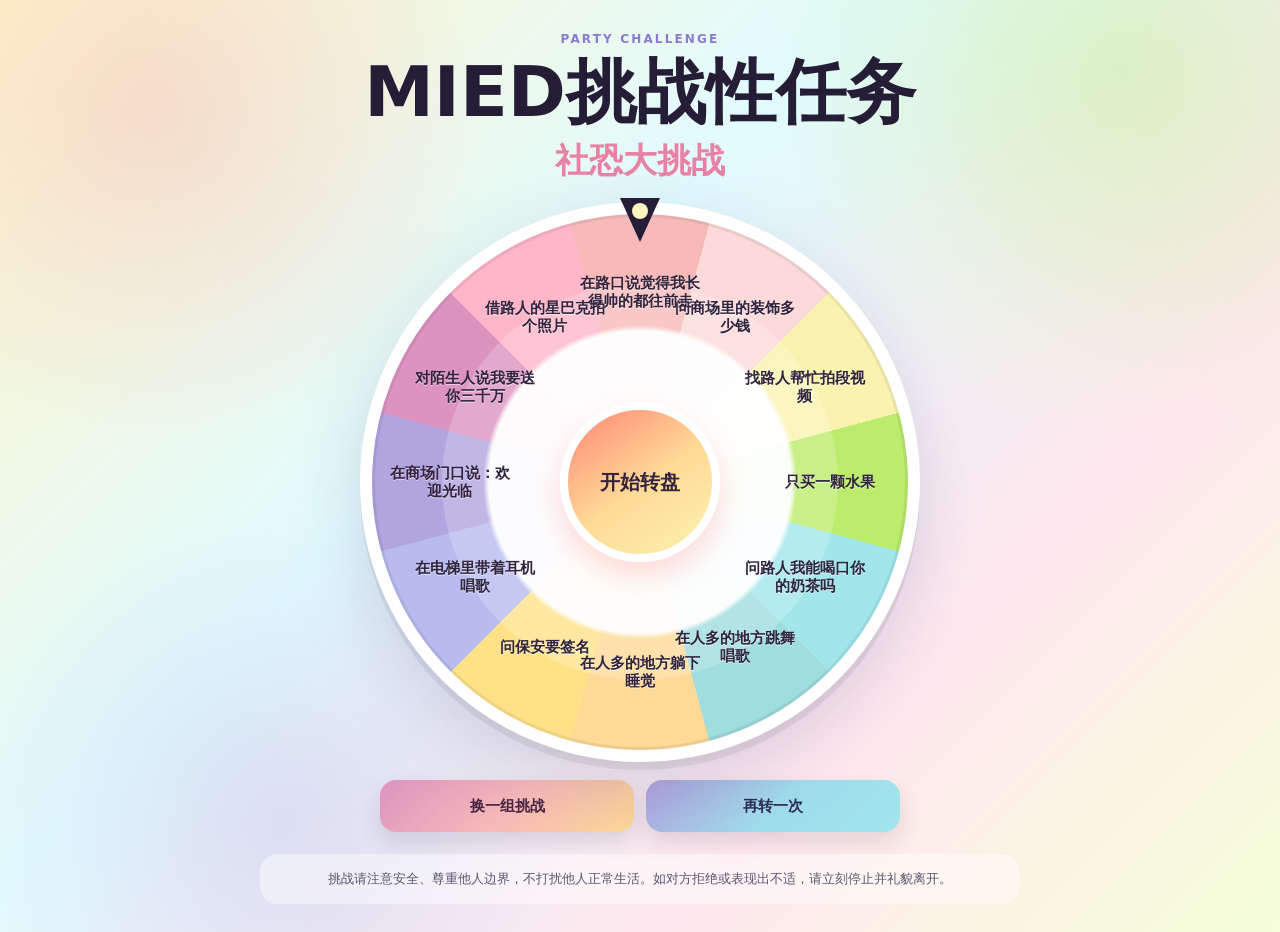
<file: index.html>
<!DOCTYPE html>
<html lang="zh-CN">
  <head>
    <meta charset="UTF-8" />
    <meta name="viewport" content="width=device-width, initial-scale=1.0" />
    <title>MIED挑战性任务</title>
    <link rel="stylesheet" href="./styles.css" />
  </head>
  <body class="challenge-app">
    <main class="challenge-page">
      <header class="challenge-header">
        <p class="challenge-kicker">PARTY CHALLENGE</p>
        <h1>MIED挑战性任务</h1>
        <p class="challenge-subtitle">社恐大挑战</p>
      </header>

      <section class="challenge-stage" aria-label="挑战转盘">
        <div class="wheel-wrap">
          <div class="wheel-pointer" aria-hidden="true"></div>

          <div id="challenge-wheel" class="challenge-wheel" aria-live="polite">
            <div id="wheel-labels" class="wheel-labels"></div>
          </div>
          <button id="spin-button" class="spin-button" type="button">开始转盘</button>
        </div>

        <div class="challenge-controls">
          <button id="shuffle-button" class="challenge-button secondary" type="button">换一组挑战</button>
          <button id="respin-button" class="challenge-button primary" type="button">再转一次</button>
        </div>
      </section>

      <section id="result-card" class="result-card" aria-live="polite" hidden>
        <p class="result-eyebrow">🎯 你的挑战是：</p>
        <h2 id="result-title">等待抽取</h2>
        <div class="result-action">
          <span>具体行动：</span>
          <p id="result-action">点击开始转盘，抽取今天的社恐挑战。</p>
        </div>
      </section>

      <p class="safety-note">
        挑战请注意安全、尊重他人边界，不打扰他人正常生活。如对方拒绝或表现出不适，请立刻停止并礼貌离开。
      </p>
    </main>

    <script src="./script.js"></script>
  </body>
</html>
</file>
<file: styles.css>
:root {
  --ink: #241d35;
  --ink-soft: #4e4860;
  --purple: #8b7bd1;
  --pink: #e983a5;
  --card-border: rgba(255, 255, 255, 0.86);
}

* {
  box-sizing: border-box;
}

html,
body {
  margin: 0;
  min-height: 100%;
}

body {
  font-family: system-ui, -apple-system, BlinkMacSystemFont, "Segoe UI", sans-serif;
}

.challenge-app {
  min-height: 100vh;
  background:
    radial-gradient(circle at 12% 12%, rgba(247, 186, 185, 0.44), transparent 24%),
    radial-gradient(circle at 88% 8%, rgba(187, 236, 108, 0.36), transparent 26%),
    radial-gradient(circle at 22% 88%, rgba(178, 164, 222, 0.28), transparent 24%),
    linear-gradient(135deg, #fff6c9 0%, #e2fbff 40%, #ffe8ef 72%, #f5ffd8 100%);
  color: var(--ink);
}

.challenge-page {
  width: min(100%, 1040px);
  min-height: 100vh;
  margin: 0 auto;
  padding: 30px 16px 28px;
  display: grid;
  align-content: start;
  gap: 22px;
}

.challenge-header {
  text-align: center;
}

.challenge-kicker {
  margin: 0 0 8px;
  color: var(--purple);
  font-size: 12px;
  line-height: 18px;
  letter-spacing: 0.18em;
  font-weight: 800;
}

.challenge-header h1 {
  margin: 0;
  color: var(--ink);
  font-size: clamp(34px, 7vw, 70px);
  line-height: 1.05;
  font-weight: 900;
}

.challenge-subtitle {
  margin: 10px 0 0;
  color: var(--pink);
  font-size: clamp(20px, 4vw, 34px);
  line-height: 1.2;
  font-weight: 850;
}

.challenge-stage {
  display: grid;
  justify-items: center;
  gap: 18px;
}

.wheel-wrap {
  --wheel-size: min(86vw, 560px);
  width: var(--wheel-size);
  height: var(--wheel-size);
  position: relative;
  display: grid;
  place-items: center;
  filter: drop-shadow(0 22px 36px rgba(70, 50, 110, 0.18));
}

.wheel-pointer {
  position: absolute;
  top: -4px;
  left: 50%;
  z-index: 4;
  width: 0;
  height: 0;
  transform: translateX(-50%);
  border-left: 20px solid transparent;
  border-right: 20px solid transparent;
  border-top: 44px solid var(--ink);
}

.wheel-pointer::after {
  content: "";
  position: absolute;
  left: -8px;
  top: -39px;
  width: 16px;
  height: 16px;
  border-radius: 999px;
  background: #fff5bf;
}

.challenge-wheel {
  position: relative;
  width: 100%;
  height: 100%;
  border: 12px solid #ffffff;
  border-radius: 50%;
  overflow: hidden;
  background: var(--wheel-gradient, #faf3b0);
  box-shadow:
    inset 0 0 0 3px rgba(33, 26, 55, 0.08),
    0 8px 0 rgba(33, 26, 55, 0.08);
  transition: transform 4.2s cubic-bezier(0.13, 0.77, 0.18, 1);
  will-change: transform;
}

.challenge-wheel::before {
  content: "";
  position: absolute;
  inset: 13%;
  z-index: 1;
  border-radius: 50%;
  background:
    radial-gradient(circle, rgba(255, 255, 255, 0.96) 0 54%, rgba(255, 255, 255, 0.2) 56% 100%);
  pointer-events: none;
}

.challenge-wheel.spinning .wheel-segment {
  opacity: 0.86;
}

.wheel-labels {
  position: absolute;
  inset: 0;
  z-index: 2;
  border-radius: 50%;
}

.wheel-segment {
  position: absolute;
  top: 50%;
  left: 50%;
  width: min(25vw, 150px);
  min-height: 52px;
  display: grid;
  place-items: center;
  padding: 4px 9px;
  color: #30243f;
  font-size: clamp(10px, 2.2vw, 15px);
  line-height: 1.22;
  font-weight: 900;
  text-align: center;
  overflow-wrap: anywhere;
  transform:
    translate(-50%, -50%)
    rotate(calc(var(--segment-index) * 30deg))
    translateY(calc(var(--wheel-size) * -0.34))
    rotate(calc(var(--segment-index) * -30deg));
  transform-origin: center;
  border-radius: 14px;
  text-shadow: 0 1px 0 rgba(255, 255, 255, 0.58);
  transition: background-color 180ms ease, color 180ms ease, transform 180ms ease;
}

.wheel-segment.winner {
  background: rgba(255, 255, 255, 0.88);
  color: #6d5ec2;
  text-shadow: none;
  box-shadow: 0 0 0 3px rgba(255, 226, 135, 0.9), 0 0 20px rgba(255, 226, 135, 0.62);
}

.spin-button {
  position: absolute;
  inset: 50% auto auto 50%;
  z-index: 3;
  width: min(34vw, 160px);
  height: min(34vw, 160px);
  min-width: 112px;
  min-height: 112px;
  transform: translate(-50%, -50%);
  border: 8px solid #ffffff;
  border-radius: 50%;
  background: linear-gradient(145deg, #ff8575 0%, #ffda96 52%, #faf3b0 100%);
  color: #35233d;
  box-shadow: 0 14px 28px rgba(255, 133, 117, 0.28);
  font: inherit;
  font-size: clamp(14px, 3vw, 20px);
  line-height: 1.25;
  font-weight: 900;
  cursor: pointer;
  transition: transform 160ms ease, filter 160ms ease, box-shadow 160ms ease;
}

.spin-button:hover:not(:disabled) {
  filter: brightness(1.04);
  transform: translate(-50%, -50%) scale(1.03);
}

.spin-button:active:not(:disabled) {
  transform: translate(-50%, -50%) scale(0.98);
}

.spin-button:disabled,
.challenge-button:disabled {
  cursor: not-allowed;
  opacity: 0.68;
}

.challenge-controls {
  width: min(100%, 520px);
  display: grid;
  grid-template-columns: repeat(2, minmax(0, 1fr));
  gap: 12px;
}

.challenge-button {
  min-height: 52px;
  padding: 12px 16px;
  border: 0;
  border-radius: 16px;
  font: inherit;
  font-size: 15px;
  font-weight: 850;
  cursor: pointer;
  box-shadow: 0 10px 22px rgba(33, 26, 55, 0.12);
  transition: transform 160ms ease, filter 160ms ease, opacity 160ms ease;
}

.challenge-button:hover:not(:disabled) {
  filter: brightness(1.04);
  transform: translateY(-2px);
}

.challenge-button:active:not(:disabled) {
  transform: translateY(1px);
}

.challenge-button.primary {
  background: linear-gradient(135deg, #b2a4de, #9fddec 52%, #a0e6eb);
  color: #2c2a52;
}

.challenge-button.secondary {
  background: linear-gradient(135deg, #dc93bf, #f7bab9 52%, #ffda96);
  color: #4a2442;
}

.result-card {
  width: min(100%, 640px);
  margin: 0 auto;
  padding: 22px;
  border: 2px solid var(--card-border);
  border-radius: 24px;
  background:
    linear-gradient(145deg, rgba(255, 246, 201, 0.92), rgba(226, 251, 255, 0.88) 45%, rgba(255, 232, 239, 0.92));
  box-shadow: 0 18px 36px rgba(178, 164, 222, 0.18);
}

.result-card.show {
  animation: result-pop 420ms cubic-bezier(0.21, 1.35, 0.36, 1);
}

.result-eyebrow {
  margin: 0 0 8px;
  color: var(--purple);
  font-size: 15px;
  line-height: 24px;
  font-weight: 850;
}

.result-card h2 {
  margin: 0;
  color: #d66f96;
  font-size: clamp(24px, 4vw, 36px);
  line-height: 1.18;
  font-weight: 900;
}

.result-action {
  margin-top: 16px;
  padding: 16px;
  border: 1px solid rgba(255, 255, 255, 0.7);
  border-radius: 18px;
  background: rgba(255, 255, 255, 0.62);
}

.result-action span {
  display: block;
  margin-bottom: 6px;
  color: #5d5380;
  font-size: 14px;
  line-height: 20px;
  font-weight: 850;
}

.result-action p {
  margin: 0;
  color: var(--ink-soft);
  font-size: 15px;
  line-height: 1.75;
}

.safety-note {
  width: min(100%, 760px);
  margin: 0 auto;
  padding: 14px 18px;
  border-radius: 18px;
  background: rgba(255, 255, 255, 0.42);
  color: #5b5671;
  font-size: 13px;
  line-height: 1.7;
  text-align: center;
}

@keyframes result-pop {
  0% {
    opacity: 0;
    transform: translateY(10px) scale(0.94);
  }

  68% {
    opacity: 1;
    transform: translateY(0) scale(1.035);
  }

  100% {
    opacity: 1;
    transform: translateY(0) scale(1);
  }
}

@media (max-width: 520px) {
  .challenge-page {
    padding-top: 24px;
    gap: 18px;
  }

  .wheel-wrap {
    --wheel-size: min(94vw, 390px);
  }

  .challenge-wheel {
    border-width: 8px;
  }

  .wheel-pointer {
    border-left-width: 15px;
    border-right-width: 15px;
    border-top-width: 34px;
  }

  .wheel-pointer::after {
    top: -30px;
    left: -6px;
    width: 12px;
    height: 12px;
  }

  .wheel-segment {
    width: 24vw;
    min-height: 44px;
    padding: 3px 6px;
    transform:
      translate(-50%, -50%)
      rotate(calc(var(--segment-index) * 30deg))
      translateY(calc(var(--wheel-size) * -0.35))
      rotate(calc(var(--segment-index) * -30deg));
  }

  .challenge-controls {
    grid-template-columns: 1fr;
  }
}
</file>
